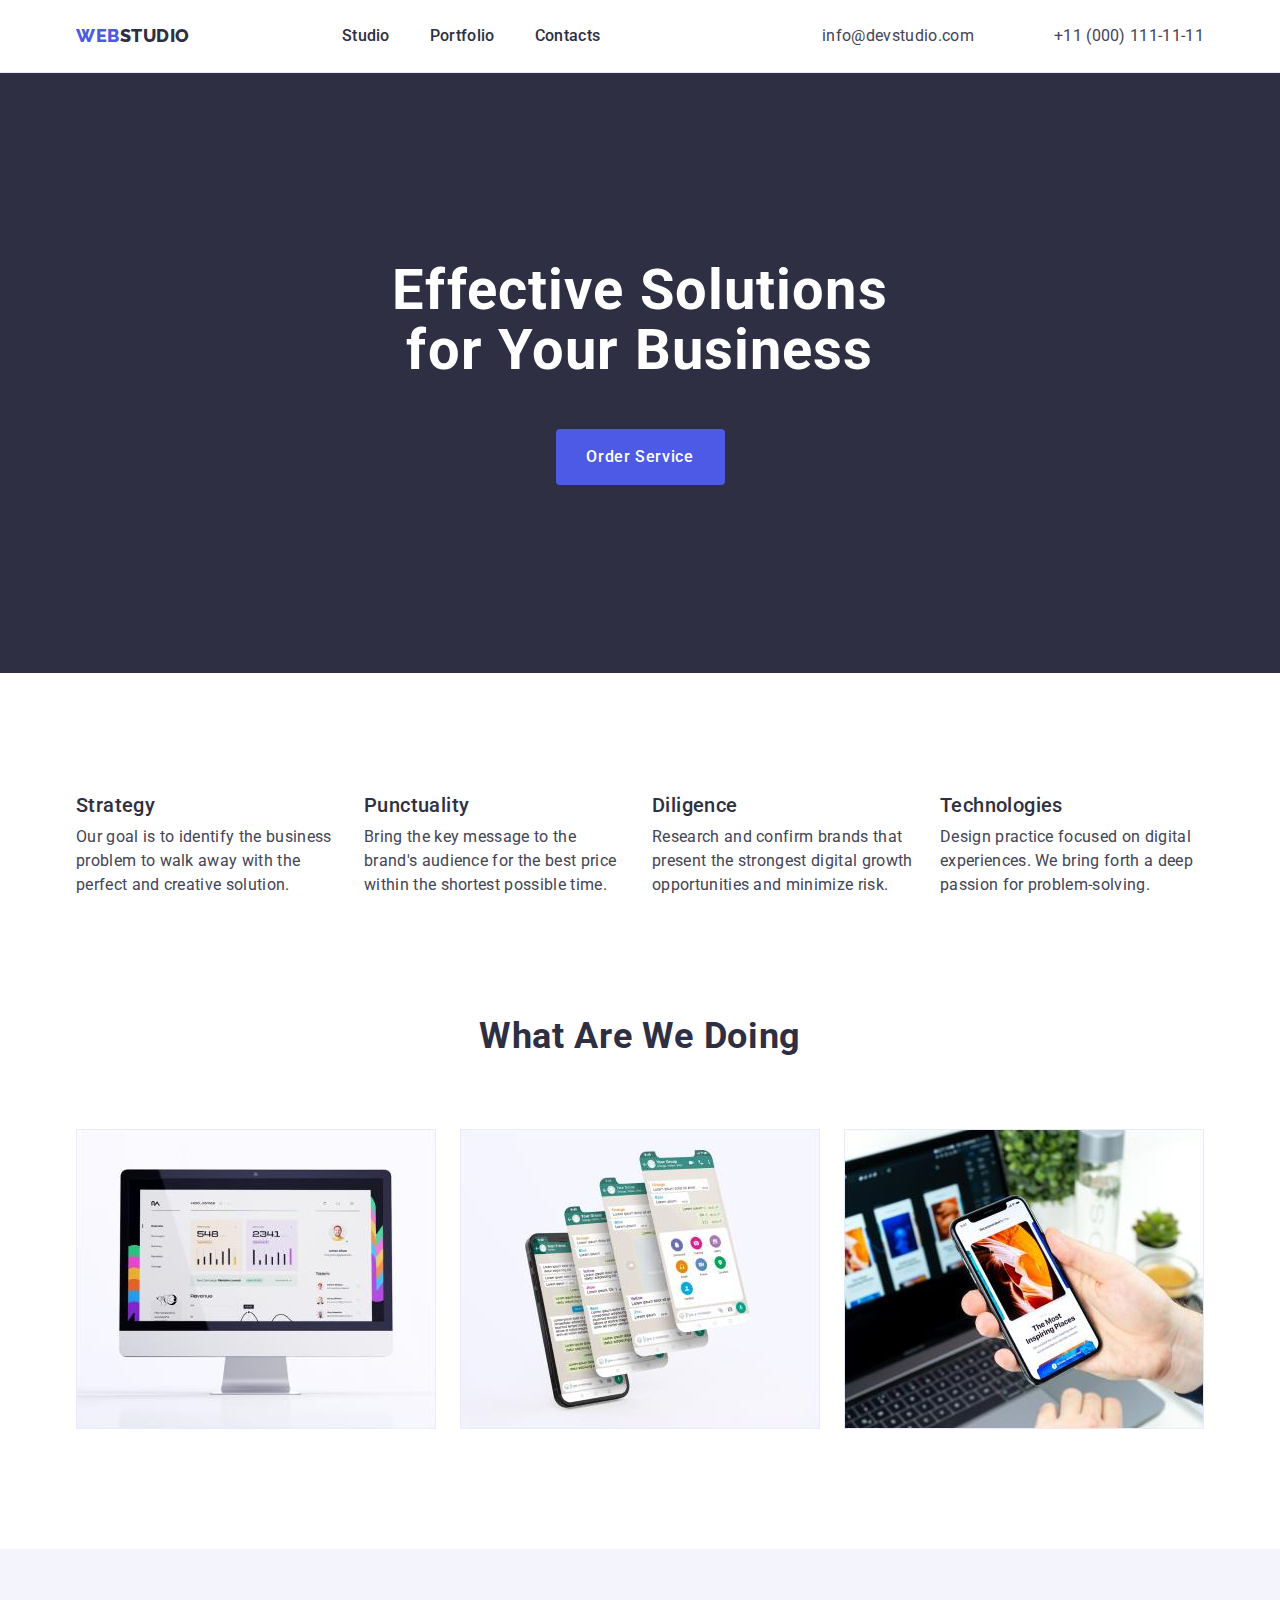
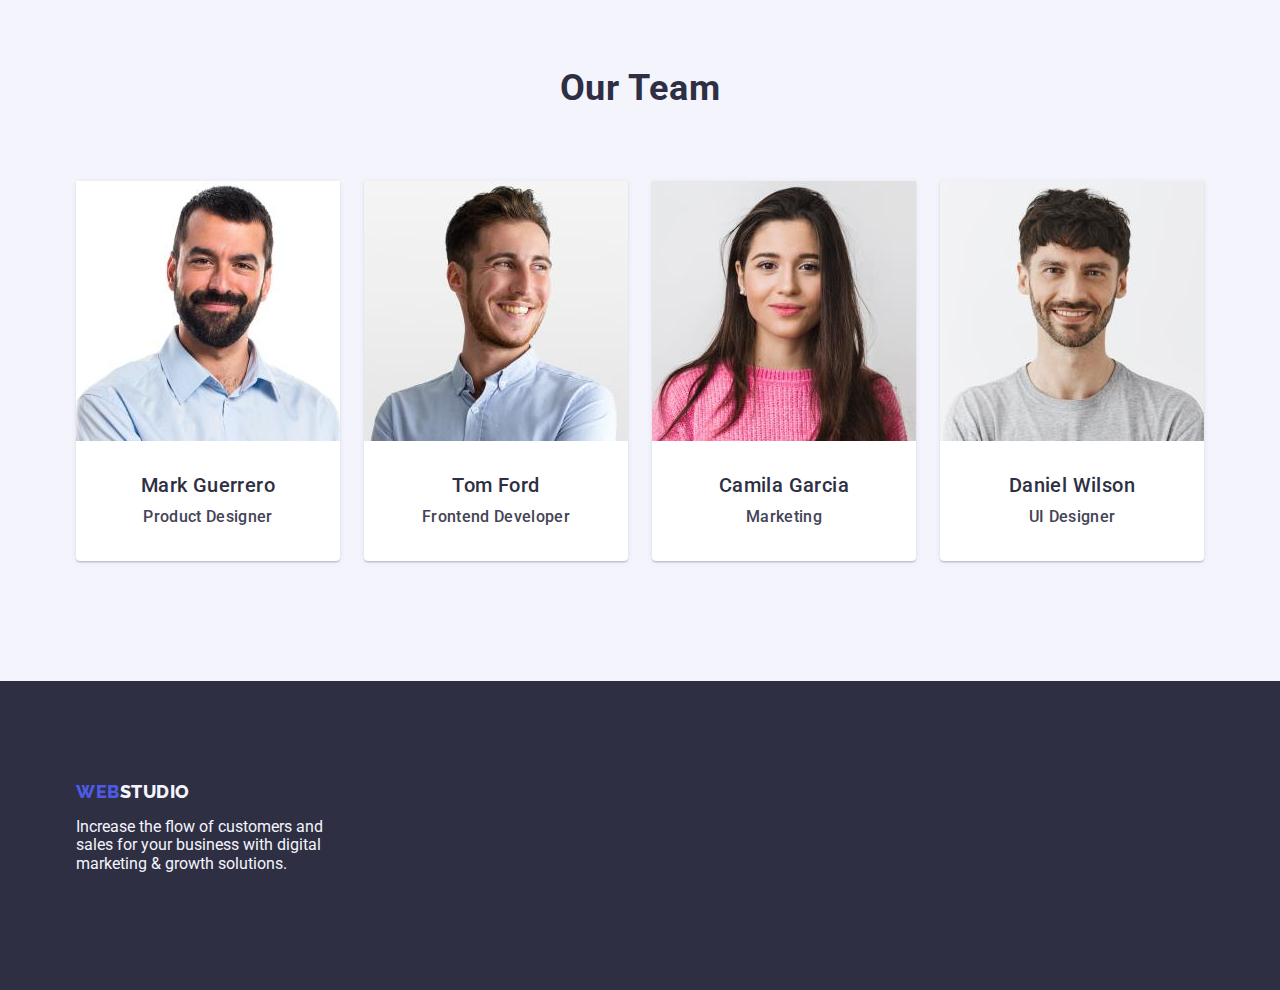
<file: index.html>
<!DOCTYPE html>
<html lang="en">
  <head>
    <meta charset="UTF-8" />
    <meta http-equiv="X-UA-Compatible" content="IE=edge" />
    <meta name="viewport" content="width=device-width, initial-scale=1.0" />
    <title>index.html</title>
    <link
      rel="stylesheet"
      href="https://cdnjs.cloudflare.com/ajax/libs/modern-normalize/1.0.0/modern-normalize.min.css"
    />
    <link rel="preconnect" href="https://fonts.googleapis.com" />
    <link rel="preconnect" href="https://fonts.gstatic.com" crossorigin />
    <link
      href="https://fonts.googleapis.com/css2?family=Raleway:wght@800&family=Roboto:wght@400;500;700;900&display=swap"
      rel="stylesheet"
    />
    <link rel="stylesheet" href="./css/style.css" />
  </head>

  <body>
    <!-- шапка проекту -->
    <header class="border-header">
      <div class="container adress-nav">
        <nav class="navigations">
          <a href="./index.html" class="studio link"
            >Web<span class="web">Studio</span></a
          >
          <ul class="cont-nav list">
            <li class="item">
              <a href="./index.html" class="link site-nav">Studio</a>
            </li>
            <li class="item">
              <a href="./portfolio.html" class="link site-nav">Portfolio</a>
            </li>
            <li class="item">
              <a href="" class="link site-nav">Contacts</a>
            </li>
          </ul>
        </nav>
        <address class="font">
          <ul class="adres list">
            <li class="item">
              <a href="mailto:info@devstudio.com" class="mail-tel link"
                >info@devstudio.com</a
              >
            </li>
            <li class="item">
              <a href="tel:+110001111111" class="mail-tel link"
                >+11 (000) 111-11-11</a
              >
            </li>
          </ul>
        </address>
      </div>
    </header>
    <!-- поле с фоном и кнопокй -->

    <main>
      <section class="section">
        <div class="container">
          <h1 class="head">Effective Solutions for Your Business</h1>
          <button class="first-button" type="button">Order Service</button>
        </div>
      </section>

      <!-- секция Features -->
      <section class="section-padding">
        <div class="container">
          <h2 hidden class="sec-three">Features</h2>
          <ul class="cards list">
            <li class="cards-features">
              <h3 class="sec-h-two">Strategy</h3>
              <p class="sec-p-two">
                Our goal is to identify the business problem to walk away with
                the perfect and creative solution.
              </p>
            </li>
            <li class="cards-features">
              <h3 class="sec-h-two">Punctuality</h3>
              <p class="sec-p-two">
                Bring the key message to the brand's audience for the best price
                within the shortest possible time.
              </p>
            </li>
            <li class="cards-features">
              <h3 class="sec-h-two">Diligence</h3>
              <p class="sec-p-two">
                Research and confirm brands that present the strongest digital
                growth opportunities and minimize risk.
              </p>
            </li>
            <li class="cards-features">
              <h3 class="sec-h-two">Technologies</h3>
              <p class="sec-p-two">
                Design practice focused on digital experiences. We bring forth a
                deep passion for problem-solving.
              </p>
            </li>
          </ul>
        </div>
      </section>

      <!-- блок, What are we doing -->
      <section class="sec-one">
        <div class="container">
          <h2 class="sec-three">What are we doing</h2>
          <ul class="card-work list">
            <li class="work">
              <img
                class="block"
                src="./images/img_1.jpg"
                alt="computer-working"
                width="360"
              />
            </li>
            <li class="work">
              <img
                class="block"
                src="./images/img_2.jpg"
                alt="telefon-watsapp"
                width="360"
              />
            </li>
            <li class="work">
              <img
                class="block"
                src="./images/img_3.jpg"
                alt="computer-working"
                width="360"
              />
            </li>
          </ul>
        </div>
      </section>
      <!-- our team -->

      <section class="sec-fon">
        <div class="container">
          <h2 class="sec-four-h">Our Team</h2>
          <ul class="team list">
            <li class="team-li secfour-li">
              <img
                class="block"
                src="./images/img1.jpg"
                alt="men"
                width="264"
              />
              <div class="team-text">
                <h3 class="sec-h">Mark Guerrero</h3>
                <p class="sec-p">Product Designer</p>
              </div>
            </li>
            <li class="team-li secfour-li">
              <img
                class="block"
                src="./images/img2.jpg"
                alt="men"
                width="264"
              />
              <div class="team-text">
                <h3 class="sec-h">Tom Ford</h3>
                <p class="sec-p">Frontend Developer</p>
              </div>
            </li>
            <li class="team-li secfour-li">
              <img
                class="block"
                src="./images/img3.jpg"
                alt="women"
                width="264"
              />
              <div class="team-text">
                <h3 class="sec-h">Camila Garcia</h3>
                <p class="sec-p">Marketing</p>
              </div>
            </li>
            <li class="team-li secfour-li">
              <img
                class="block"
                src="./images/img4.jpg"
                alt="men"
                width="264"
              />
              <div class="team-text">
                <h3 class="sec-h">Daniel Wilson</h3>
                <p class="sec-p">UI Designer</p>
              </div>
            </li>
          </ul>
        </div>
      </section>
    </main>

    <!-- Підвал(низ сторінки) -->
    <footer class="underground">
      <div class="container">
        <a href="./index.html" class="studio-footer link"
          >Web<span class="under">Studio</span></a
        >
        <p class="under">
          Increase the flow of customers and sales for your business with
          digital marketing & growth solutions.
        </p>
      </div>
    </footer>
  </body>
</html>
</file>
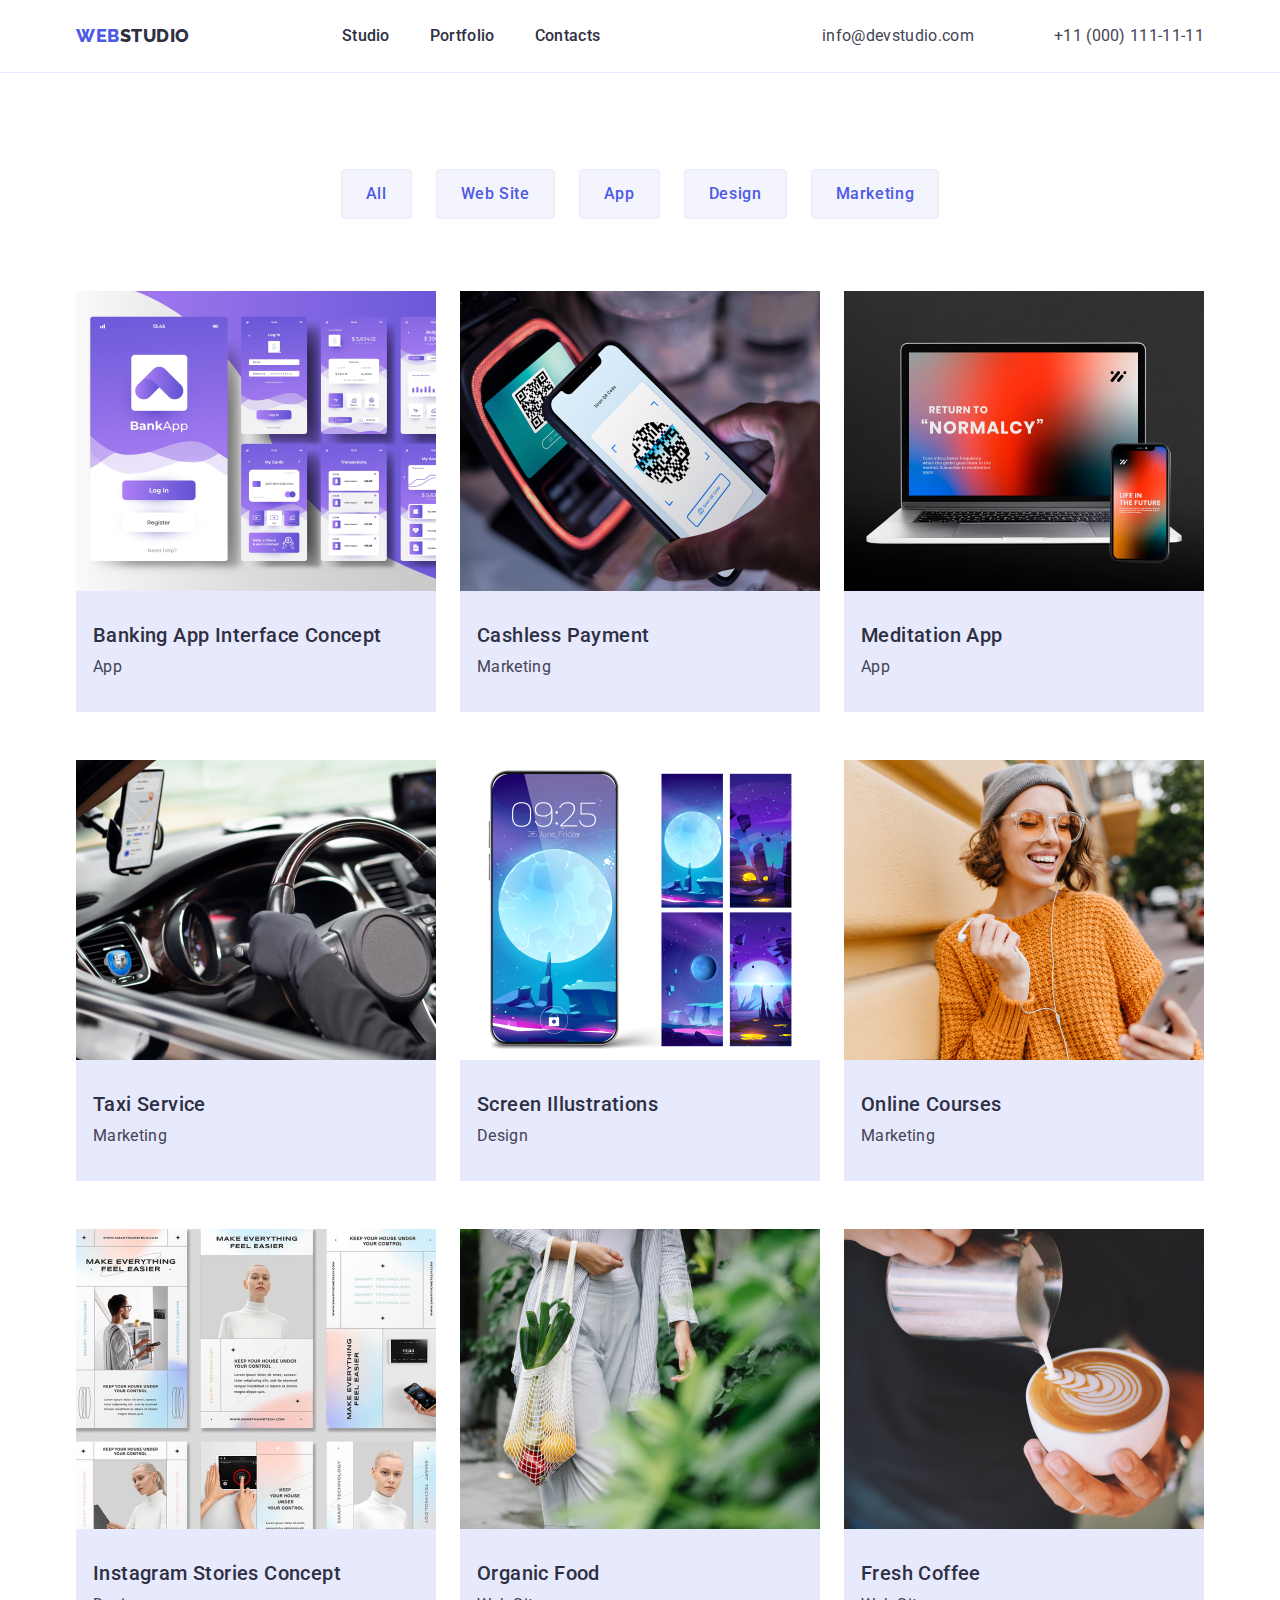
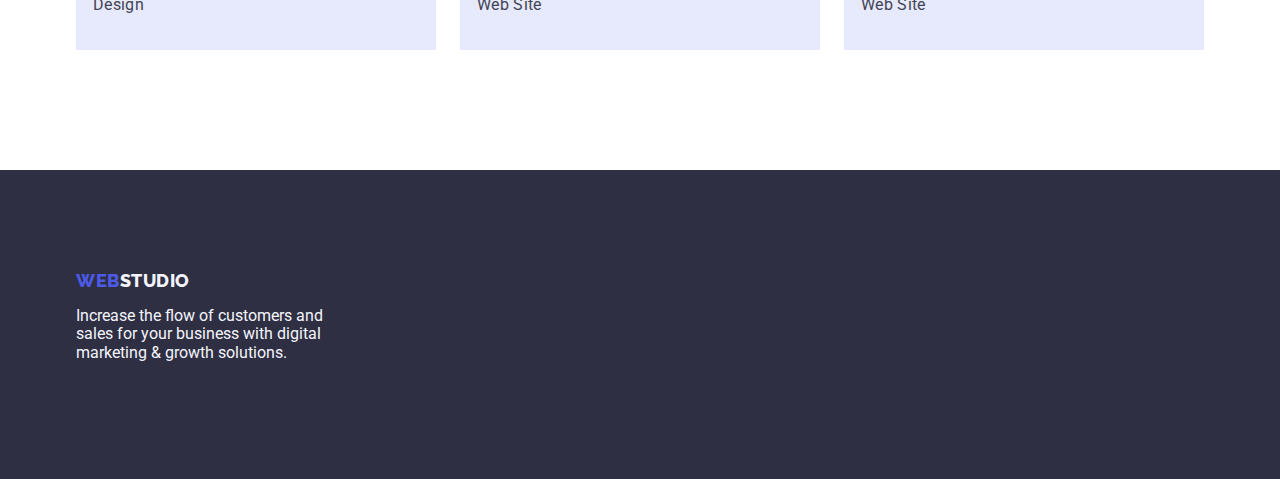
<file: portfolio.html>
<!DOCTYPE html>
<html lang="en">
  <head>
    <meta charset="UTF-8" />
    <meta http-equiv="X-UA-Compatible" content="IE=edge" />
    <meta name="viewport" content="width=device-width, initial-scale=1.0" />
    <title>Portfolio</title>
    <link
      rel="stylesheet"
      href="https://cdnjs.cloudflare.com/ajax/libs/modern-normalize/1.0.0/modern-normalize.min.css"
    />
    <link rel="preconnect" href="https://fonts.googleapis.com" />
    <link rel="preconnect" href="https://fonts.gstatic.com" crossorigin />
    <link
      href="https://fonts.googleapis.com/css2?family=Raleway:wght@800&family=Roboto:wght@400;500;700;900&display=swap"
      rel="stylesheet"
    />

    <link rel="stylesheet" href="./css/style.css" />
  </head>

  <body>
    <!-- шапка проекту -->
    <header class="border-header">
      <div class="container adress-nav">
        <nav class="navigations">
          <a href="./index.html" class="link studio"
            >Web<span class="web">Studio</span></a
          >
          <ul class="cont-nav list">
            <li class="item">
              <a href="./index.html" class="link site-nav">Studio</a>
            </li>
            <li class="item">
              <a href="./portfolio.html" class="link site-nav">Portfolio</a>
            </li>
            <li class="item">
              <a href="" class="link site-nav">Contacts</a>
            </li>
          </ul>
        </nav>
        <address class="font">
          <ul class="adres list">
            <li class="item">
              <a href="mailto:info@devstudio.com" class="mail-tel link"
                >info@devstudio.com</a
              >
            </li>
            <li class="item">
              <a href="tel:+110001111111" class="mail-tel link"
                >+11 (000) 111-11-11</a
              >
            </li>
          </ul>
        </address>
      </div>
    </header>
    <!-- filters -->
    <main>
      <section class="secpage-two">
        <div class="container">
          <h1 hidden>Buttons</h1>
          <ul class="buttons list">
            <li class="buttons-li">
              <button type="button" class="filters">All</button>
            </li>
            <li class="buttons-li">
              <button type="button" class="filters">Web Site</button>
            </li>
            <li class="buttons-li">
              <button type="button" class="filters">App</button>
            </li>
            <li class="buttons-li">
              <button type="button" class="filters">Design</button>
            </li>
            <li class="buttons-li">
              <button type="button" class="filters">Marketing</button>
            </li>
          </ul>

          <!-- блок з картинками row-->
          <ul class="portfolio-cards list">
            <li class="cards-li">
              <a href="" class="link">
                <img
                  class="block"
                  src="./images/11.jpg"
                  alt="app"
                  width="360"
                />
                <div class="cards-info">
                  <h2 class="row-h">Banking App Interface Concept</h2>
                  <p class="row-p">App</p>
                </div>
              </a>
            </li>
            <li class="cards-li">
              <a href="" class="link">
                <img
                  class="block"
                  src="./images/22.jpg"
                  alt="paying_with_telefon"
                  width="360"
                />
                <div class="cards-info">
                  <h2 class="row-h">Cashless Payment</h2>
                  <p class="row-p">Marketing</p>
                </div>
              </a>
            </li>
            <li class="cards-li">
              <a href="" class="link">
                <img
                  class="block"
                  src="./images/33.jpg"
                  alt="laptop"
                  width="360"
                />
                <div class="cards-info">
                  <h2 class="row-h">Meditation App</h2>
                  <p class="row-p">App</p>
                </div>
              </a>
            </li>
            <li class="cards-li">
              <a href="" class="link">
                <img
                  class="block"
                  src="./images/44.jpg"
                  alt="driving_in_the_car"
                  width="360"
                />
                <div class="cards-info">
                  <h2 class="row-h">Taxi Service</h2>
                  <p class="row-p">Marketing</p>
                </div>
              </a>
            </li>
            <li class="cards-li">
              <a href="" class="link">
                <img
                  class="block"
                  src="./images/55.jpg"
                  alt="phone_wallpapers"
                  width="360"
                />
                <div class="cards-info">
                  <h2 class="row-h">Screen Illustrations</h2>
                  <p class="row-p">Design</p>
                </div>
              </a>
            </li>
            <li class="cards-li">
              <a href="" class="link">
                <img
                  class="block"
                  src="./images/66.jpg"
                  alt="girl_listen_music"
                  width="360"
                />
                <div class="cards-info">
                  <h2 class="row-h">Online Courses</h2>
                  <p class="row-p">Marketing</p>
                </div>
              </a>
            </li>
            <li class="cards-li">
              <a href="" class="link">
                <img
                  class="block"
                  src="./images/77.jpg"
                  alt="instagram_contents"
                  width="360"
                />
                <div class="cards-info">
                  <h2 class="row-h">Instagram Stories Concept</h2>
                  <p class="row-p">Design</p>
                </div>
              </a>
            </li>
            <li class="cards-li">
              <a href="" class="link">
                <img
                  class="block"
                  src="./images/88.jpg"
                  alt="go_to_the_shop"
                  width="360"
                />
                <div class="cards-info">
                  <h2 class="row-h">Organic Food</h2>
                  <p class="row-p">Web Site</p>
                </div>
              </a>
            </li>
            <li class="cards-li">
              <a href="" class="link">
                <img
                  class="block"
                  src="./images/99.jpg"
                  alt="a_cup_of_coffe"
                  width="360"
                />
                <div class="cards-info">
                  <h2 class="row-h">Fresh Coffee</h2>
                  <p class="row-p">Web Site</p>
                </div>
              </a>
            </li>
          </ul>
        </div>
      </section>
    </main>
    <!-- Підвал(низ сторінки) -->
    <footer class="underground">
      <div class="container">
        <a href="./index.html" class="studio-footer link"
          >Web<span class="under">Studio</span></a
        >
        <p class="under">
          Increase the flow of customers and sales for your business with
          digital marketing & growth solutions.
        </p>
      </div>
    </footer>
  </body>
</html>
</file>
<file: css/style.css>
:root {
  --primary-whte-color: #ffffff;
  --primary-color-tittle: #2e2f42;
  --secondary-color-tittle: #434455;
  --button-bg-color: #4d5ae5;
  --filter-first-color: #e7e9fc;
  --filter-bg-color: #f4f4fd;
  --filter-color: #404bbf;
  --cornflower-bg: #e7e9fc;
}
body {
  font-family: "Roboto", sans-serif;
  color: var(--secondary-color-tittle);
  background-color: var(--primary-whte-color);
}

p,
h1,
h2,
h3,
h4,
h5,
h6 {
  margin: 0;
}
ul,
ol {
  margin: 0;
  padding: 0;
}

.list {
  list-style: none;
}
.container {
  width: 1158px;
  padding-left: 15px;
  padding-right: 15px;
  margin: 0 auto;
}

/* logo webstudio */

.studio {
  color: var(--button-bg-color);
  font-family: "Raleway", sans-serif;
  font-size: 18px;
  font-weight: 800;
  line-height: 1.17;
  letter-spacing: 0.03em;
  text-transform: uppercase;
  margin-right: 76px;
  padding: 24px 0;
}

.studio-footer {
  color: var(--button-bg-color);
  font-family: "Raleway", sans-serif;
  font-size: 18px;
  font-weight: 800;
  line-height: 1.17;
  letter-spacing: 0.03em;
  text-transform: uppercase;
  margin-right: 76px;
  display: inline-block;
  margin-bottom: 16px;
}

.web {
  color: var(--primary-color-tittle);
}
.link {
  text-decoration: none;
}
.border-header {
  border-bottom: 1px solid var(--filter-first-color);
}
/* site-nav */
.site-nav {
  display: block;
  font-weight: 500;
  font-size: 16px;
  line-height: 1.5;
  letter-spacing: 0.02em;
  color: var(--primary-color-tittle);
  padding: 24px 0;
}

.site-nav.link:hover,
.site-nav.link:focus {
  color: var(--filter-color);
}

.font {
  font-style: normal;
}
/* contakts-nav */
.mail-tel {
  font-size: 16px;
  line-height: 1.5;
  letter-spacing: 0.02em;
  color: var(--secondary-color-tittle);
  padding: 24px 0;
}
.mail-tel:hover,
.mail-tel:focus {
  color: var(--filter-color);
}

/* відступ у секціях*/

.section {
  background-color: var(--primary-color-tittle);
  padding: 188px 0;
}
.sec-one {
  padding-bottom: 120px;
}
.section-padding {
  padding: 120px 0;
}

.sec-fon {
  background: var(--filter-bg-color);
  padding: 120px 0;
}

/* фон под хедером */
.head {
  font-size: 56px;
  line-height: 1.07;
  text-align: center;
  letter-spacing: 0.02em;
  color: var(--primary-whte-color);
  max-width: 496px;
  margin: auto;
  margin-bottom: 48px;
}

.features {
  color: var(--primary-color-tittle);
}
.features.tittle {
  color: var(--secondary-color-tittle);
}

.tittle {
  color: var(--primary-color-tittle);
}
/* button */
.first-button {
  background-color: var(--button-bg-color);
  color: var(--primary-whte-color);
  font-family: "Roboto", sans-serif;
  font-weight: 500;
  font-size: 16px;
  line-height: 1.5;
  letter-spacing: 0.04em;
  cursor: pointer;
  margin: 0 auto;
  display: block;
  min-width: 169px;
  height: 56px;
  border: none;
  border-radius: 4px;
}
.first-button:hover,
.first-button:focus {
  background-color: var(--filter-color);
}
/* Section 2 */
.sec-h {
  font-weight: 500;
  font-size: 20px;
  line-height: 1.2;
  text-align: center;
  letter-spacing: 0.02em;
  color: var(--primary-color-tittle);
  margin-bottom: 8px;
  margin-top: 0;
}
.sec-p {
  font-size: 16px;
  line-height: 1.5;
  text-align: center;
  letter-spacing: 0.02em;
  color: var(--secondary-color-tittle);
  margin-top: 0;
}
.sec-h-two {
  font-weight: 500;
  font-size: 20px;
  line-height: 1.2;
  letter-spacing: 0.02em;
  color: var(--primary-color-tittle);
  margin-bottom: 8px;
}
.sec-p-two {
  font-size: 16px;
  line-height: 1.5;
  letter-spacing: 0.02em;
  color: var(--secondary-color-tittle);
}
/* section 3 */
.sec-three {
  font-size: 36px;
  line-height: 1.11;
  text-align: center;
  letter-spacing: 0.02em;
  text-transform: capitalize;
  color: var(--primary-color-tittle);
  margin-bottom: 72px;
}

/* section 4 */

.sec-four-h {
  font-size: 36px;
  line-height: 1.11;
  text-align: center;
  letter-spacing: 0.02em;
  text-transform: capitalize;
  color: var(--primary-color-tittle);
  margin-bottom: 72px;
  background-color: var(--filter-bg-color);
  margin-top: 0;
}
.secfour-li {
  background-color: var(--primary-whte-color);
  font-weight: 500;
  font-size: 20px;
  line-height: 1.2;
  letter-spacing: 0.02em;
  color: var(--primary-color-tittle);
}
/* Underground */
.underground {
  background-color: var(--primary-color-tittle);
  padding: 100px 0;
}
.under {
  color: var(--filter-bg-color);
  margin: 0;
  width: 264px;
  height: 72px;
}

/* Page two:portfolio*/
.filters {
  font-family: "Roboto", sans-serif;
  font-weight: 500;
  font-size: 16px;
  line-height: 1.5;
  letter-spacing: 0.04em;
  color: var(--button-bg-color);
  background-color: var(--filter-bg-color);
  text-decoration: none;
  cursor: pointer;
  padding: 12px 24px;
  border: 1px solid var(--filter-first-color);
  border-radius: 4px;
}
.filters:hover,
.filters:focus {
  color: var(--primary-whte-color);
  background-color: var(--filter-color);
  border: 1px solid transparent;
}

/* !-- блок з картинками --> */
.block {
  display: block;
}

.secpage-two {
  padding: 96px 0 120px;
}
.one {
  box-sizing: border-box;
  position: absolute;
}
.row-h {
  font-weight: 500;
  font-size: 20px;
  line-height: 1.2;
  letter-spacing: 0.02em;
  color: var(--primary-color-tittle);
  margin-bottom: 8px;
}
.row-p {
  font-size: 16px;
  line-height: 1.5;
  letter-spacing: 0.02em;
  color: var(--secondary-color-tittle);
}
/* CONTAINER */

.cont-nav {
  display: flex;
  margin-left: 76px;
  gap: 40px;
}
.item {
  gap: 40px;
}
.cont-nav .item:last-child {
  margin-right: 0;
}
.adres {
  display: flex;
  margin-right: auto;
  gap: 40px;
}

.adres .item + .item {
  margin-left: 40px;
}
.adress-nav {
  display: flex;
  align-items: center;
  justify-content: space-between;
}
.navigations {
  display: flex;
  align-items: center;
}
/* main */
.cards {
  display: flex;
  margin: 0;
  padding: 0;
}
.cards-features {
  width: calc((100% - 72px) / 4);
}

.cards-features:not(:last-child) {
  margin-right: 24px;
}

/* Section-2 What are we doing */
.card-work {
  display: flex;
  margin: 0;
  padding: 0;
}

.work {
  flex-basis: calc((100% - 48px) / 3);
}

.work:not(:last-child) {
  margin-right: 24px;
}

/* section-4  */
.team {
  display: flex;
  margin: 0;
  padding: 0;
  background: var(--filter-bg-color);
}

.team-li {
  flex-basis: calc((100% - 72px) / 4);
  border-radius: 0px 0px 4px 4px;
  box-shadow: 0px 1px 6px rgba(46, 47, 66, 0.08),
    0px 1px 1px rgba(46, 47, 66, 0.16), 0px 2px 1px rgba(46, 47, 66, 0.08);
}

.team-text {
  padding: 32px 16px;
}

.team-li:not(:last-child) {
  margin-right: 24px;
}
.buttons {
  display: flex;
  margin: 0;
  padding: 0;
  justify-content: center;
  margin-bottom: 72px;
}
.buttons-li:not(:last-child) {
  margin-right: 24px;
}

.portfolio-cards {
  display: flex;
  flex-wrap: wrap;
  margin: 0;
  padding: 0;
  justify-content: center;
  row-gap: 48px;
  column-gap: 24px;
}
.cards-li:nth-child(3n + 3) {
  margin-right: 0;
  padding-right: 0;
}
.cards-li {
  width: calc((100% - 48px) / 3);
  background-color: var(--cornflower-bg);
}

.cards-info {
  padding: 32px 16px;
  border: 1px solid var(--filter-first-color);
  border-top: none;
}
</file>
